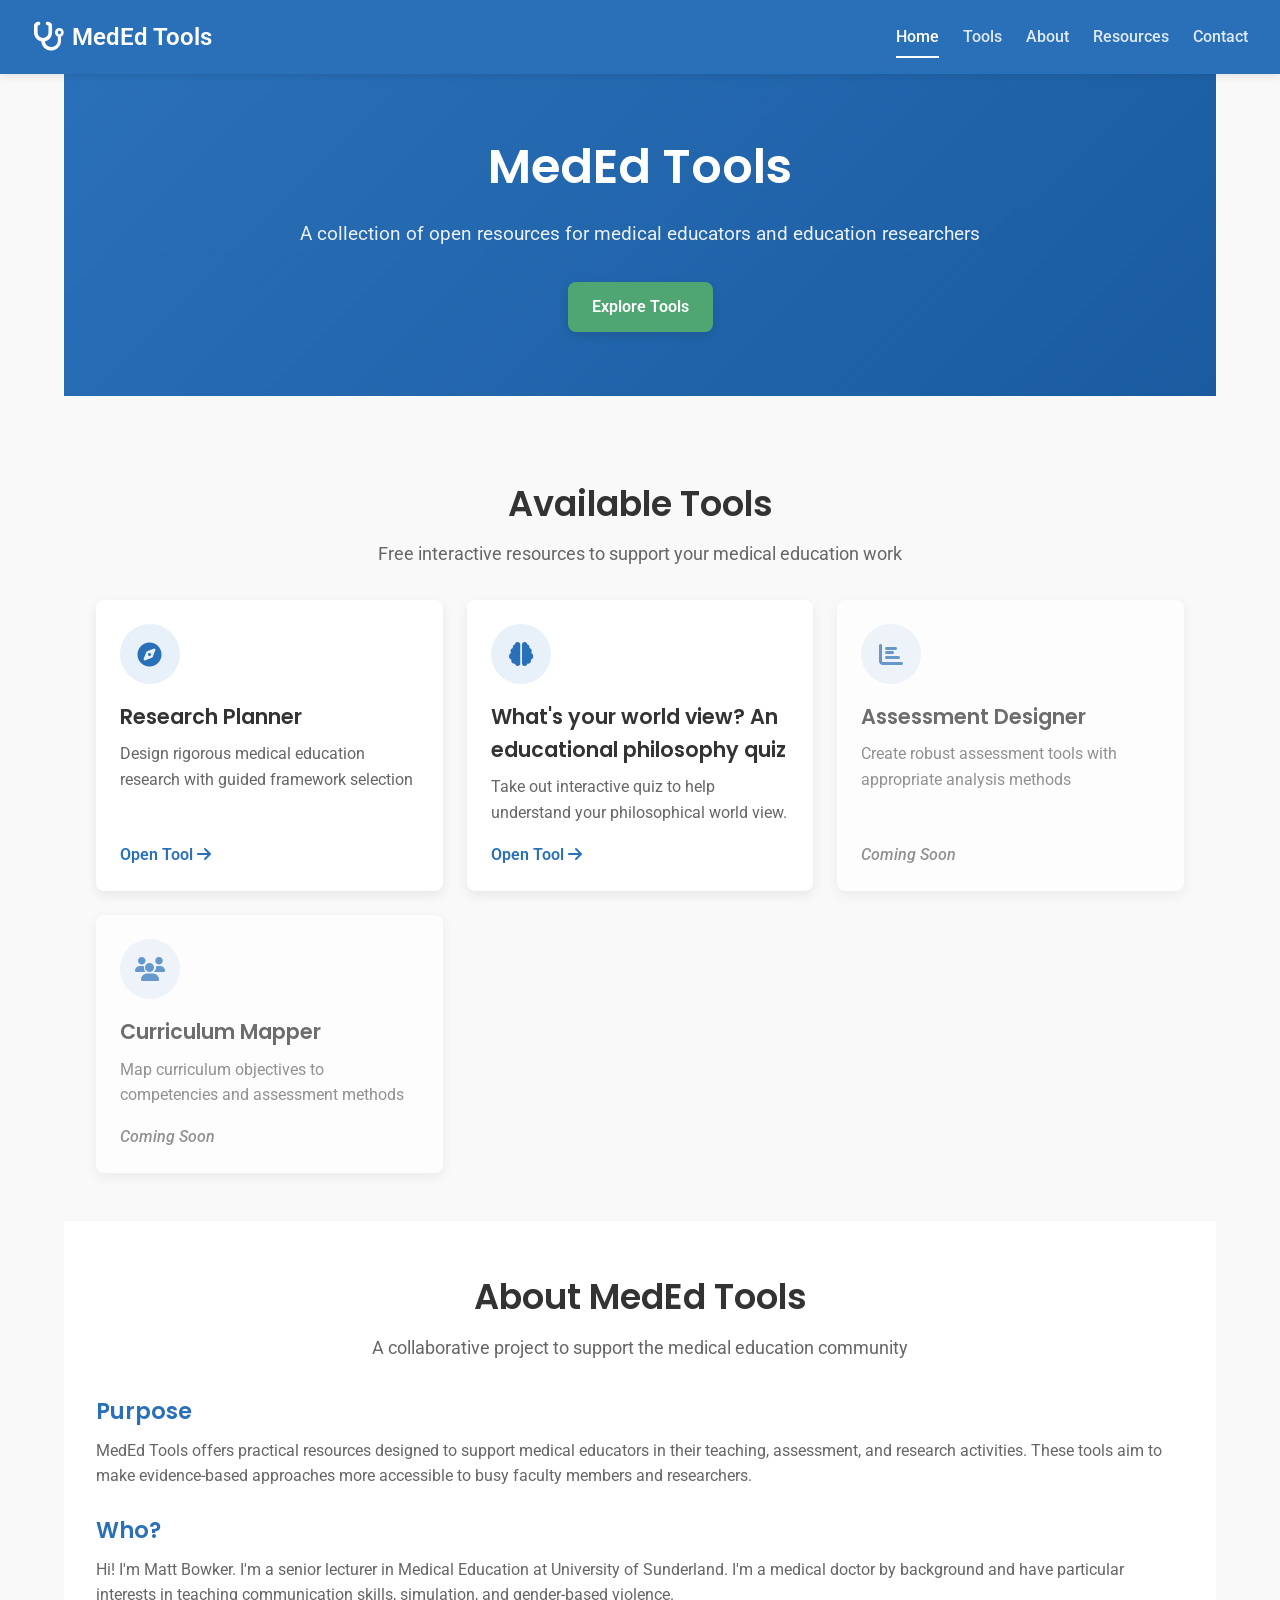
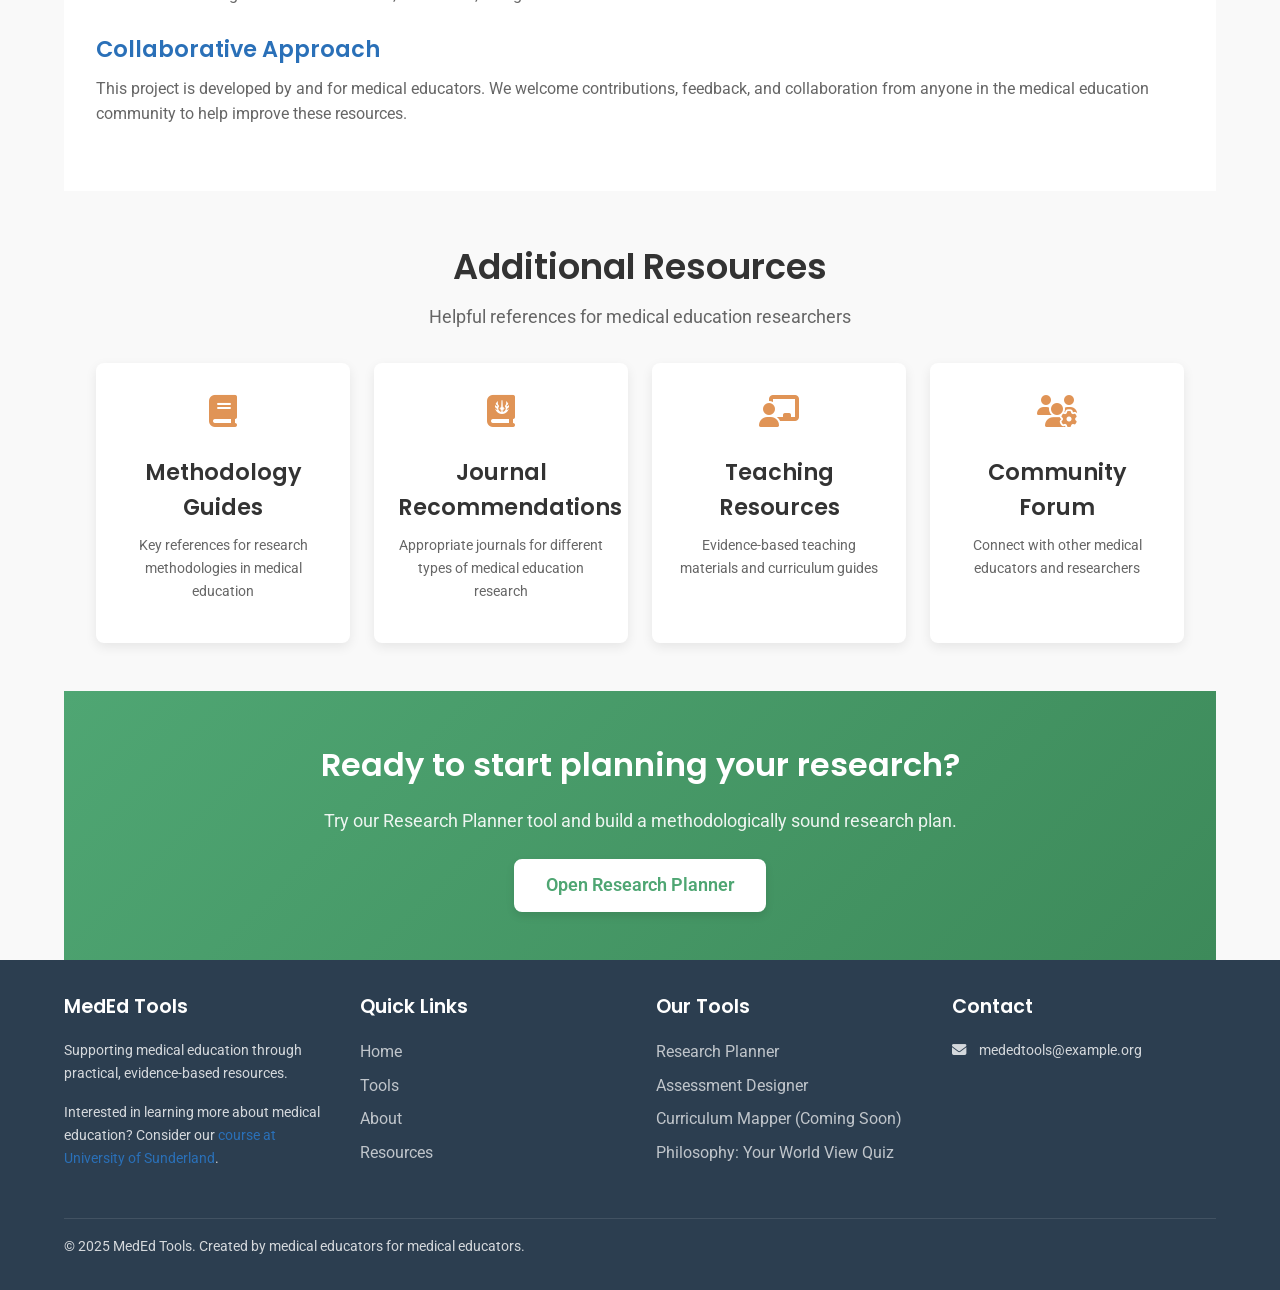
<file: index.html>
<!DOCTYPE html>
<html lang="en">
<head>
    <meta charset="UTF-8">
    <meta name="viewport" content="width=device-width, initial-scale=1.0">
    <title>MedEd Tools - Resources for Medical Education</title>
    <link rel="stylesheet" href="styles.css">
    <link rel="stylesheet" href="site-styles.css">
    <link rel="stylesheet" href="https://cdnjs.cloudflare.com/ajax/libs/font-awesome/6.5.1/css/all.min.css">
</head>
<body>
    <div class="site-container">
        <!-- Navigation Bar -->
        <nav class="site-navbar">
            <div class="nav-logo">
                <a href="index.html">
                    <i class="fas fa-stethoscope"></i>
                    <span>MedEd Tools</span>
                </a>
            </div>
            <div class="nav-links">
                <a href="index.html" class="active">Home</a>
                <a href="#tools">Tools</a>
                <a href="#about">About</a>
                <a href="#resources">Resources</a>
                <a href="#contact">Contact</a>
            </div>
            <div class="nav-toggle">
                <i class="fas fa-bars"></i>
            </div>
        </nav>

        <div class="content-container">
            <!-- Hero Section -->
            <header class="hero-section">
                <div class="hero-content">
                    <h1>MedEd Tools</h1>
                    <p>A collection of open resources for medical educators and education researchers</p>
                    <a href="#tools" class="cta-button">Explore Tools</a>
                </div>
            </header>

            <!-- Tools Section -->
            <section id="tools" class="tools-section">
                <div class="section-heading">
                    <h2>Available Tools</h2>
                    <p>Free interactive resources to support your medical education work</p>
                </div>
                <div class="tools-grid">
                    <a href="research.html" class="tool-card">
                        <div class="tool-icon">
                            <i class="fas fa-compass"></i>
                        </div>
                        <h3>Research Planner</h3>
                        <p>Design rigorous medical education research with guided framework selection</p>
                        <span class="tool-link">Open Tool <i class="fas fa-arrow-right"></i></span>
                    </a>
                    <a href="ontology.html" class="tool-card">
                        <div class="tool-icon">
                            <i class="fas fa-brain"></i>
                        </div>
                        <h3>What's your world view? An educational philosophy quiz</h3>
                        <p>Take out interactive quiz to help understand your philosophical world view.</p>
                        <span class="tool-link">Open Tool <i class="fas fa-arrow-right"></i></span>
                    </a>
                    <div class="tool-card coming-soon">
                        <div class="tool-icon">
                            <i class="fas fa-chart-bar"></i>
                        </div>
                        <h3>Assessment Designer</h3>
                        <p>Create robust assessment tools with appropriate analysis methods</p>
                        <span class="tool-status">Coming Soon</span>
                    </div>
                    <div class="tool-card coming-soon">
                        <div class="tool-icon">
                            <i class="fas fa-users"></i>
                        </div>
                        <h3>Curriculum Mapper</h3>
                        <p>Map curriculum objectives to competencies and assessment methods</p>
                        <span class="tool-status">Coming Soon</span>
                    </div>
                </div>
            </section>

            <!-- About Section -->
            <section id="about" class="about-section">
                <div class="section-heading">
                    <h2>About MedEd Tools</h2>
                    <p>A collaborative project to support the medical education community</p>
                </div>
                <div class="about-content">
                    <div class="about-text">
                        <h3>Purpose</h3>
                        <p>MedEd Tools offers practical resources designed to support medical educators in their teaching, assessment, and research activities. These tools aim to make evidence-based approaches more accessible to busy faculty members and researchers.</p>
                        
                        <h3>Who?</h3>
                        <p>Hi! I'm Matt Bowker. I'm a senior lecturer in Medical Education at University of Sunderland. I'm a medical doctor by background and have particular interests in teaching communication skills, simulation, and gender-based violence.</p>
                        
                        <h3>Collaborative Approach</h3>
                        <p>This project is developed by and for medical educators. We welcome contributions, feedback, and collaboration from anyone in the medical education community to help improve these resources.</p>
                    </div>
                </div>
            </section>

            <!-- Resources Section -->
            <section id="resources" class="resources-section">
                <div class="section-heading">
                    <h2>Additional Resources</h2>
                    <p>Helpful references for medical education researchers</p>
                </div>
                <div class="resources-grid">
                    <a href="#" class="resource-card">
                        <div class="resource-icon">
                            <i class="fas fa-book"></i>
                        </div>
                        <h3>Methodology Guides</h3>
                        <p>Key references for research methodologies in medical education</p>
                    </a>
                    <a href="#" class="resource-card">
                        <div class="resource-icon">
                            <i class="fas fa-journal-whills"></i>
                        </div>
                        <h3>Journal Recommendations</h3>
                        <p>Appropriate journals for different types of medical education research</p>
                    </a>
                    <a href="#" class="resource-card">
                        <div class="resource-icon">
                            <i class="fas fa-chalkboard-teacher"></i>
                        </div>
                        <h3>Teaching Resources</h3>
                        <p>Evidence-based teaching materials and curriculum guides</p>
                    </a>
                    <a href="#" class="resource-card">
                        <div class="resource-icon">
                            <i class="fas fa-users-cog"></i>
                        </div>
                        <h3>Community Forum</h3>
                        <p>Connect with other medical educators and researchers</p>
                    </a>
                </div>
            </section>

            <!-- Call to Action -->
            <section class="cta-section">
                <div class="cta-content">
                    <h2>Ready to start planning your research?</h2>
                    <p>Try our Research Planner tool and build a methodologically sound research plan.</p>
                    <a href="research.html" class="cta-button">Open Research Planner</a>
                </div>
            </section>
        </div>

        <!-- Footer -->
        <footer class="site-footer">
            <div class="content-container">
                <div class="footer-content">
                    <div class="footer-section">
                        <h3>MedEd Tools</h3>
                        <p>Supporting medical education through practical, evidence-based resources.</p>
                        <p>Interested in learning more about medical education? Consider our <a href="https://www.sunderland.ac.uk/study/medicine/pgcert-medical-education/" target="_blank" rel="noopener noreferrer">course at University of Sunderland</a>.</p>

                    </div>
                    <div class="footer-section">
                        <h3>Quick Links</h3>
                        <ul class="footer-links">
                            <li><a href="index.html">Home</a></li>
                            <li><a href="index.html#tools">Tools</a></li>
                            <li><a href="index.html#about">About</a></li>
                            <li><a href="index.html#resources">Resources</a></li>
                        </ul>
                    </div>
                    <div class="footer-section">
                        <h3>Our Tools</h3>
                        <ul class="footer-links">
                            <li><a href="research.html">Research Planner</a></li>
                            <li><a href="assessment-designer.html">Assessment Designer</a></li>
                            <li><a href="#">Curriculum Mapper (Coming Soon)</a></li>
                            <li><a href="ontology.html">Philosophy: Your World View Quiz</a></li>
                        </ul>
                    </div>
                    <div class="footer-section" id="contact">
                        <h3>Contact</h3>
                        <p><i class="fas fa-envelope"></i> mededtools@example.org</p>
                    </div>
                </div>
                <div class="footer-bottom">
                    <p>&copy; 2025 MedEd Tools. Created by medical educators for medical educators.</p>
                </div>
            </div>
        </footer>
    </div>

    <script src="site-script.js"></script>
</body>
</html>
</file>
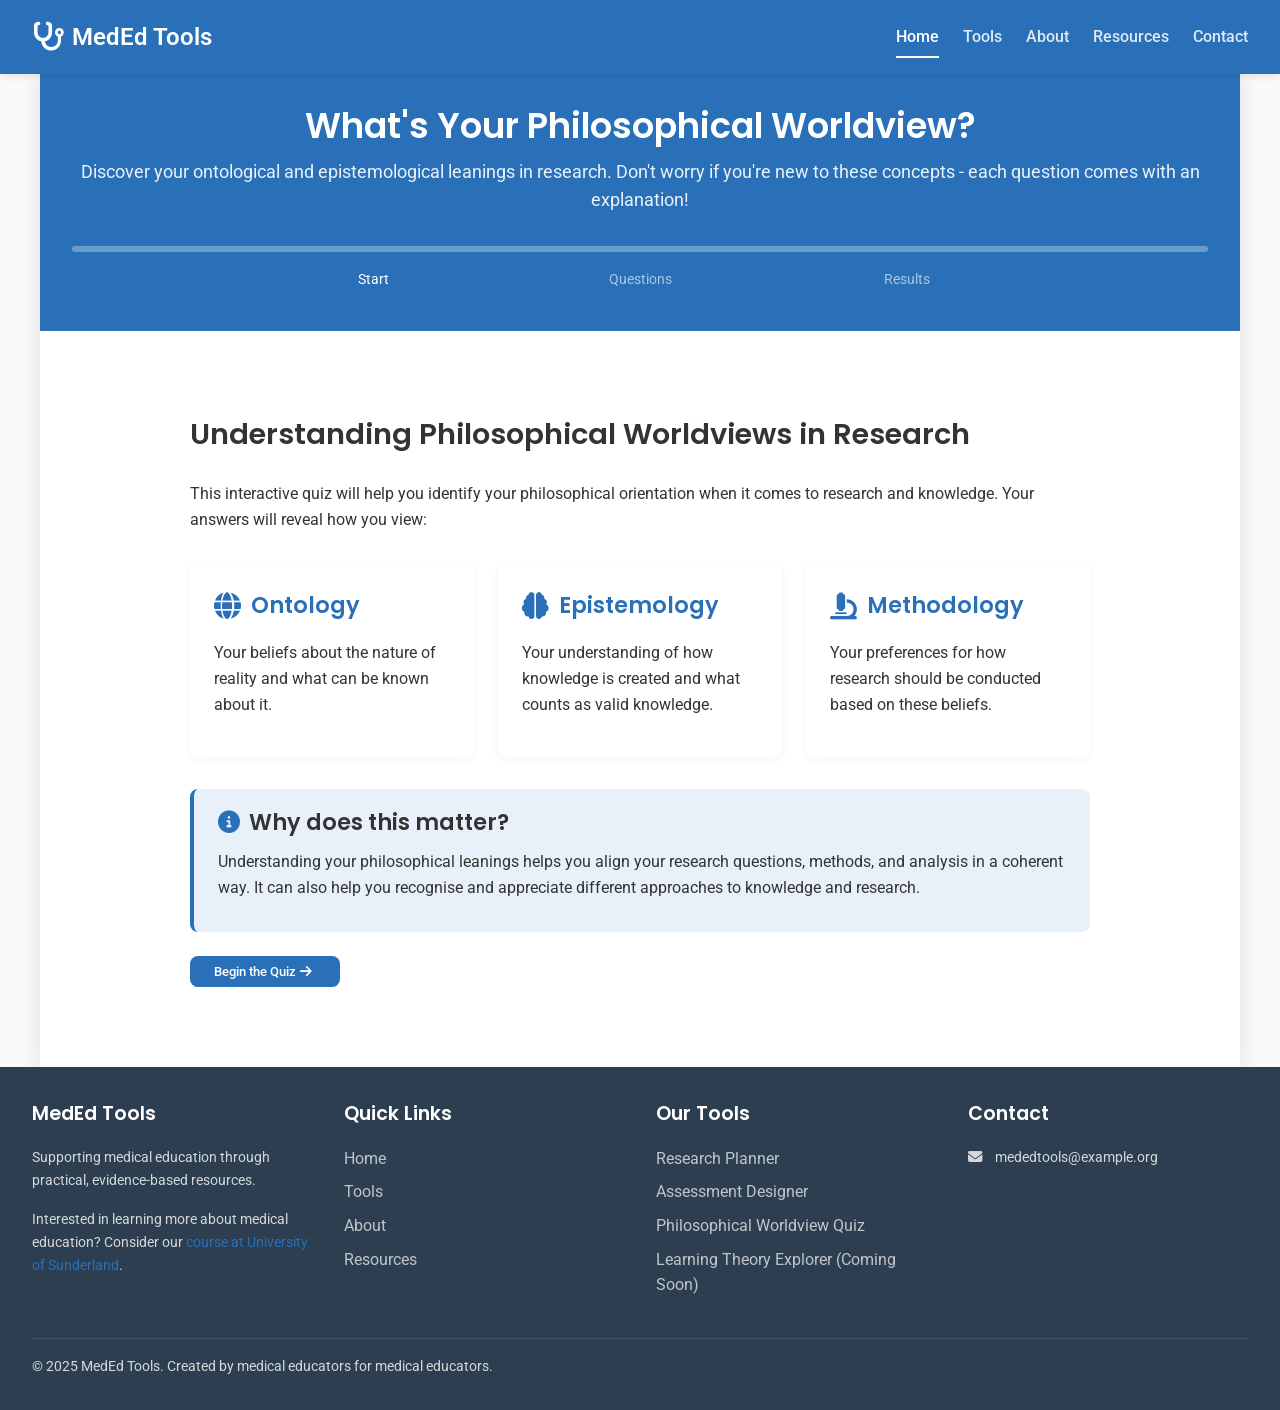
<file: ontology.html>
<!DOCTYPE html>
<html lang="en">
<head>
    <meta charset="UTF-8">
    <meta name="viewport" content="width=device-width, initial-scale=1.0">
    <title>Philosophical Worldview Quiz - MedEd Tools</title>
    <link rel="stylesheet" href="styles.css">
    <link rel="stylesheet" href="site-styles.css">
    <link rel="stylesheet" href="ontology-styles.css">
    <link rel="stylesheet" href="https://cdnjs.cloudflare.com/ajax/libs/font-awesome/6.5.1/css/all.min.css">
</head>
<body>
    <div class="site-container">
        <!-- Standard Navigation Bar -->
        <nav class="site-navbar">
            <div class="nav-logo">
                <a href="index.html">
                    <i class="fas fa-stethoscope"></i>
                    <span>MedEd Tools</span>
                </a>
            </div>
            <div class="nav-links">
                <a href="index.html">Home</a>
                <a href="index.html#tools">Tools</a>
                <a href="index.html#about">About</a>
                <a href="index.html#resources">Resources</a>
                <a href="index.html#contact">Contact</a>
            </div>
            <div class="nav-toggle">
                <i class="fas fa-bars"></i>
            </div>
        </nav>

        <!-- Tool-specific container -->
        <div class="app-container">
            <!-- Tool header with progress bar -->
            <header class="app-header">
                <h1>What's Your Philosophical Worldview?</h1>
                <p>Discover your ontological and epistemological leanings in research. Don't worry if you're new to these concepts - each question comes with an explanation!</p>
                
                <div id="progress-container">
                    <div id="progress-bar">
                        <div id="progress-fill"></div>
                    </div>
                    <div class="progress-steps">
                        <div class="progress-step active" id="progress-intro">Start</div>
                        <div class="progress-step" id="progress-question">Questions</div>
                        <div class="progress-step" id="progress-results">Results</div>
                    </div>
                </div>
            </header>

            <!-- Main tool content -->
            <main class="app-content">
                <!-- Introduction Section -->
                <section id="intro-screen" class="content-section active">
                    <div class="section-content">
                        <h2>Understanding Philosophical Worldviews in Research</h2>
                        <p>This interactive quiz will help you identify your philosophical orientation when it comes to research and knowledge. Your answers will reveal how you view:</p>
                        
                        <div class="info-cards">
                            <div class="info-card">
                                <h3><i class="fas fa-globe"></i> Ontology</h3>
                                <p>Your beliefs about the nature of reality and what can be known about it.</p>
                            </div>
                            <div class="info-card">
                                <h3><i class="fas fa-brain"></i> Epistemology</h3>
                                <p>Your understanding of how knowledge is created and what counts as valid knowledge.</p>
                            </div>
                            <div class="info-card">
                                <h3><i class="fas fa-microscope"></i> Methodology</h3>
                                <p>Your preferences for how research should be conducted based on these beliefs.</p>
                            </div>
                        </div>

                        <div class="info-box">
                            <h3><i class="fas fa-info-circle"></i> Why does this matter?</h3>
                            <p>Understanding your philosophical leanings helps you align your research questions, methods, and analysis in a coherent way. It can also help you recognise and appreciate different approaches to knowledge and research.</p>
                        </div>
                        
                        <div class="action-buttons">
                            <button id="start-button" class="primary-button">Begin the Quiz <i class="fas fa-arrow-right"></i></button>
                        </div>
                    </div>
                </section>

                <!-- Question Screen -->
                <section id="question-screen" class="content-section">
                    <div class="section-content">
                        <h2 id="question-title">Question</h2>
                        <p id="question-text"></p>
                        
                        <div class="options-container">
                            <!-- Options will be inserted here by JavaScript -->
                        </div>
                        
                        <div class="explanation-box">
                            <h3><i class="fas fa-lightbulb"></i> What does this question explore?</h3>
                            <p id="question-explanation"></p>
                        </div>
                        
                        <div class="action-buttons">
                            <button id="prev-button" class="secondary-button"><i class="fas fa-arrow-left"></i> Previous</button>
                        </div>
                    </div>
                </section>

                <!-- Results Screen -->
                <section id="results-screen" class="content-section">
                    <div class="section-content">
                        <h2>Your Philosophical Worldview</h2>
                        
                        <div class="result-card">
                            <h3 id="result-title"></h3>
                            <p id="result-description"></p>
                        </div>
                        
                        <div class="result-spectrum">
                            <h3>Philosophical Spectrum</h3>
                            <div class="spectrum-container">
                                <div class="spectrum-point" id="point-positivist">
                                    <div class="point-marker"></div>
                                    <span>Positivist</span>
                                </div>
                                <div class="spectrum-point" id="point-postpositivist">
                                    <div class="point-marker"></div>
                                    <span>Post-Positivist</span>
                                </div>
                                <div class="spectrum-point" id="point-interpretivist">
                                    <div class="point-marker"></div>
                                    <span>Interpretivist</span>
                                </div>
                                <div class="spectrum-point" id="point-critical">
                                    <div class="point-marker"></div>
                                    <span>Critical Theory</span>
                                </div>
                            </div>
                            <div class="spectrum-line">
                                <div id="user-position" class="user-position-marker"></div>
                            </div>
                        </div>
                        
                        <div class="info-box">
                            <h3><i class="fas fa-book"></i> Philosophical Traditions</h3>
                            <div class="accordion" id="philosophy-accordion">
                                <div class="accordion-item">
                                    <div class="accordion-header">
                                        <h4>Positivism <i class="fas fa-chevron-down"></i></h4>
                                    </div>
                                    <div class="accordion-content">
                                        <p>Positivism sees reality as objective and observable. It values scientific methods, measurable evidence, and seeks to discover universal laws. Knowledge is considered value-free and based on empirical verification.</p>
                                    </div>
                                </div>
                                <div class="accordion-item">
                                    <div class="accordion-header">
                                        <h4>Post-Positivism <i class="fas fa-chevron-down"></i></h4>
                                    </div>
                                    <div class="accordion-content">
                                        <p>Post-positivism maintains belief in objective reality but acknowledges that our understanding is always imperfect. It emphasises probability rather than certainty and recognises that researcher values influence inquiry, though objectivity remains an ideal.</p>
                                    </div>
                                </div>
                                <div class="accordion-item">
                                    <div class="accordion-header">
                                        <h4>Interpretivism/Constructionism <i class="fas fa-chevron-down"></i></h4>
                                    </div>
                                    <div class="accordion-content">
                                        <p>Interpretivism sees reality as socially constructed through meaning-making and interpretation. It values understanding multiple perspectives, contextual factors, and how people make sense of their experiences.</p>
                                    </div>
                                </div>
                                <div class="accordion-item">
                                    <div class="accordion-header">
                                        <h4>Critical Theory <i class="fas fa-chevron-down"></i></h4>
                                    </div>
                                    <div class="accordion-content">
                                        <p>Critical theory examines how power, privilege, and historical contexts shape knowledge and social structures. It aims not just to understand society but to critique and transform it, with research often oriented toward emancipation and social justice.</p>
                                    </div>
                                </div>
                            </div>
                        </div>
                        
                        <div class="action-buttons">
                            <button id="resources-button" class="secondary-button">Explore Resources <i class="fas fa-book"></i></button>
                            <button id="retake-button" class="primary-button">Retake Quiz <i class="fas fa-redo"></i></button>
                        </div>
                    </div>
                </section>

                <!-- Resources Section -->
                <section id="resources-screen" class="content-section">
                    <div class="section-content">
                        <h2>Philosophical Worldviews Resources</h2>
                        
                        <div class="resources-grid">
                            <div class="resource-card">
                                <h3>Research Paradigms</h3>
                                <p>Learn more about the major research paradigms and their applications.</p>
                                <a href="#" class="resource-link">View Resource <i class="fas fa-external-link-alt"></i></a>
                            </div>
                            <div class="resource-card">
                                <h3>Ontology & Epistemology</h3>
                                <p>Explore the relationship between beliefs about reality and knowledge.</p>
                                <a href="#" class="resource-link">View Resource <i class="fas fa-external-link-alt"></i></a>
                            </div>
                            <div class="resource-card">
                                <h3>Research Methodology</h3>
                                <p>Discover how philosophical positions inform research methods.</p>
                                <a href="#" class="resource-link">View Resource <i class="fas fa-external-link-alt"></i></a>
                            </div>
                            <div class="resource-card">
                                <h3>Mixed Methods Approaches</h3>
                                <p>Understand how different worldviews can be integrated in research.</p>
                                <a href="#" class="resource-link">View Resource <i class="fas fa-external-link-alt"></i></a>
                            </div>
                        </div>
                        
                        <div class="action-buttons">
                            <button id="back-to-results-button" class="secondary-button"><i class="fas fa-arrow-left"></i> Back to Results</button>
                        </div>
                    </div>
                </section>
            </main>
        </div>

        <!-- Standard Footer -->
        <footer class="site-footer">
            <div class="footer-content">
                <div class="footer-section">
                    <h3>MedEd Tools</h3>
                    <p>Supporting medical education through practical, evidence-based resources.</p>
                    <p>Interested in learning more about medical education? Consider our <a href="https://www.sunderland.ac.uk/study/medicine/pgcert-medical-education/" target="_blank" rel="noopener noreferrer">course at University of Sunderland</a>.</p>

                </div>
                <div class="footer-section">
                    <h3>Quick Links</h3>
                    <ul class="footer-links">
                        <li><a href="index.html">Home</a></li>
                        <li><a href="index.html#tools">Tools</a></li>
                        <li><a href="index.html#about">About</a></li>
                        <li><a href="index.html#resources">Resources</a></li>
                    </ul>
                </div>
                <div class="footer-section">
                    <h3>Our Tools</h3>
                    <ul class="footer-links">
                        <li><a href="research.html">Research Planner</a></li>
                        <li><a href="assessment-designer.html">Assessment Designer</a></li>
                        <li><a href="ontology.html">Philosophical Worldview Quiz</a></li>
                        <li><a href="#">Learning Theory Explorer (Coming Soon)</a></li>
                    </ul>
                </div>
                <div class="footer-section" id="contact">
                    <h3>Contact</h3>
                    <p><i class="fas fa-envelope"></i> mededtools@example.org</p>
                </div>
            </div>
            <div class="footer-bottom">
                <p>&copy; 2025 MedEd Tools. Created by medical educators for medical educators.</p>
            </div>
        </footer>
    </div>

    <!-- Script imports -->
    <script src="site-script.js"></script>
    <script src="ontology-script.js"></script>
</body>
</html>
</file>
<file: styles.css>
/* Base Styles */
@import url('https://fonts.googleapis.com/css2?family=Poppins:wght@300;400;500;600;700&family=Roboto:wght@300;400;500;700&display=swap');

:root {
    --primary-color: #2a70b8;
    --primary-light: #e8f1fa;
    --secondary-color: #4FA673;
    --tertiary-color: #E09456;
    --warning-color: #e74c3c;
    --text-dark: #333;
    --text-medium: #666;
    --text-light: #999;
    --background-light: #f9f9f9;
    --background-white: #ffffff;
    --border-color: #ddd;
    --shadow-color: rgba(0, 0, 0, 0.1);
    --transition-speed: 0.3s;
    --border-radius: 8px;
    --spacing-xs: 0.25rem;
    --spacing-sm: 0.5rem;
    --spacing-md: 1rem;
    --spacing-lg: 1.5rem;
    --spacing-xl: 2rem;
    --spacing-xxl: 3rem;
    --card-shadow: 0 4px 12px rgba(0, 0, 0, 0.08);
    --card-hover-shadow: 0 8px 18px rgba(0, 0, 0, 0.12);
}

* {
    margin: 0;
    padding: 0;
    box-sizing: border-box;
}

body {
    font-family: 'Roboto', sans-serif;
    color: var(--text-dark);
    background-color: var(--background-light);
    line-height: 1.6;
}

h1, h2, h3, h4, h5, h6 {
    font-family: 'Poppins', sans-serif;
    margin-bottom: var(--spacing-md);
    color: var(--text-dark);
    font-weight: 600;
}

h1 {
    font-size: 2.2rem;
}

h2 {
    font-size: 1.8rem;
    margin-bottom: var(--spacing-lg);
}

h3 {
    font-size: 1.4rem;
    margin-bottom: var(--spacing-md);
}

h4 {
    font-size: 1.2rem;
    margin-bottom: var(--spacing-sm);
}

h5 {
    font-size: 1rem;
    margin-bottom: var(--spacing-xs);
}

p {
    margin-bottom: var(--spacing-md);
}

a {
    color: var(--primary-color);
    text-decoration: none;
    transition: color var(--transition-speed);
}

a:hover {
    color: #1a5ba0;
}

button {
    cursor: pointer;
    border: none;
    font-family: 'Roboto', sans-serif;
    font-weight: 500;
    border-radius: var(--border-radius);
    transition: all var(--transition-speed);
}

textarea {
    width: 100%;
    min-height: 80px;
    border-radius: var(--border-radius);
    border: 1px solid var(--border-color);
    padding: var(--spacing-sm);
    font-family: 'Roboto', sans-serif;
    color: var(--text-dark);
    resize: vertical;
}

textarea:focus {
    outline: none;
    border-color: var(--primary-color);
    box-shadow: 0 0 0 2px rgba(42, 112, 184, 0.2);
}

select {
    padding: var(--spacing-xs) var(--spacing-sm);
    border-radius: var(--border-radius);
    border: 1px solid var(--border-color);
    font-family: 'Roboto', sans-serif;
    color: var(--text-dark);
    background-color: var(--background-white);
}

select:focus {
    outline: none;
    border-color: var(--primary-color);
}

/* Layout */
.app-container {
    max-width: 1200px;
    margin: 0 auto;
    background-color: var(--background-white);
    box-shadow: 0 0 20px var(--shadow-color);
    min-height: 100vh;
    display: flex;
    flex-direction: column;
}

.app-header {
    padding: var(--spacing-lg) var(--spacing-xl);
    background-color: var(--primary-color);
    color: white;
    text-align: center;
}

.app-header h1 {
    color: white;
    margin-bottom: var(--spacing-xs);
}

.app-header p {
    color: rgba(255, 255, 255, 0.9);
    font-size: 1.1rem;
    margin-bottom: var(--spacing-lg);
}

.app-content {
    flex: 1;
    padding: var(--spacing-xl);
}

.app-footer {
    padding: var(--spacing-md) var(--spacing-lg);
    background-color: #f1f1f1;
    text-align: center;
    font-size: 0.9rem;
    color: var(--text-medium);
}

/* Progress Bar */
#progress-container {
    margin-top: var(--spacing-lg);
}

#progress-bar {
    height: 6px;
    background-color: rgba(255, 255, 255, 0.3);
    border-radius: 3px;
    margin-bottom: var(--spacing-md);
    overflow: hidden;
}

#progress-fill {
    height: 100%;
    background-color: white;
    width: 0%;
    transition: width 0.5s ease;
}

.progress-steps {
    display: flex;
    justify-content: space-between;
    margin: 0 auto;
    max-width: 800px;
}

.progress-step {
    display: flex;
    flex-direction: column;
    align-items: center;
    flex: 1;
    opacity: 0.6;
    transition: opacity var(--transition-speed);
    cursor: pointer;
}

.progress-step.active {
    opacity: 1;
}

.progress-step.completed .step-icon {
    background-color: white;
    color: var(--primary-color);
}

.step-icon {
    width: 40px;
    height: 40px;
    background-color: rgba(255, 255, 255, 0.2);
    border-radius: 50%;
    display: flex;
    justify-content: center;
    align-items: center;
    margin-bottom: var(--spacing-xs);
    color: white;
    font-size: 1rem;
}

.step-label {
    font-size: 0.8rem;
    color: white;
    text-align: center;
}

/* Content Sections */
.content-section {
    display: none;
}

.content-section.active {
    display: block;
    animation: fadeIn 0.5s;
}

@keyframes fadeIn {
    from { opacity: 0; }
    to { opacity: 1; }
}

.section-content {
    max-width: 900px;
    margin: 0 auto;
}

/* Info Boxes */
.info-box {
    background-color: var(--primary-light);
    border-left: 4px solid var(--primary-color);
    padding: var(--spacing-md) var(--spacing-lg);
    border-radius: var(--border-radius);
    margin-bottom: var(--spacing-lg);
}

.info-box h3 {
    margin-bottom: var(--spacing-sm);
}

.info-box i {
    color: var(--primary-color);
    margin-right: var(--spacing-xs);
}

/* Question Containers */
.question-container {
    margin-bottom: var(--spacing-xl);
    border-bottom: 1px solid var(--border-color);
    padding-bottom: var(--spacing-lg);
}

.question-container h3 {
    margin-bottom: var(--spacing-xs);
}

.question-container > p {
    margin-bottom: var(--spacing-md);
    color: var(--text-medium);
    font-size: 1.1rem;
}

/* Options Cards */
.options-container {
    display: grid;
    grid-template-columns: repeat(auto-fill, minmax(240px, 1fr));
    gap: var(--spacing-md);
    margin-bottom: var(--spacing-md);
}

.options-container.multi-select {
    grid-template-columns: repeat(auto-fill, minmax(280px, 1fr));
}

.option-card {
    background-color: white;
    border: 1px solid var(--border-color);
    border-radius: var(--border-radius);
    padding: var(--spacing-md);
    cursor: pointer;
    transition: all var(--transition-speed);
    box-shadow: var(--card-shadow);
    position: relative;
}

.option-card:hover {
    box-shadow: var(--card-hover-shadow);
    transform: translateY(-2px);
}

.option-card.selected {
    border-color: var(--primary-color);
    background-color: var(--primary-light);
}

.option-icon {
    display: flex;
    justify-content: center;
    align-items: center;
    width: 48px;
    height: 48px;
    background-color: var(--primary-light);
    border-radius: 50%;
    margin-bottom: var(--spacing-sm);
    color: var(--primary-color);
    font-size: 1.2rem;
}

.option-card.selected .option-icon {
    background-color: var(--primary-color);
    color: white;
}

.option-card h4 {
    margin-bottom: var(--spacing-xs);
}

.option-card p {
    color: var(--text-medium);
    font-size: 0.9rem;
    margin-bottom: 0;
}

/* Checkbox and Radio Cards */
.checkbox-card::before {
    content: '';
    position: absolute;
    top: var(--spacing-md);
    right: var(--spacing-md);
    width: 20px;
    height: 20px;
    border: 2px solid var(--border-color);
    border-radius: 4px;
}

.checkbox-card.selected::before {
    background-color: var(--primary-color);
    border-color: var(--primary-color);
}

.checkbox-card.selected::after {
    content: '\f00c';
    font-family: 'Font Awesome 5 Free';
    font-weight: 900;
    position: absolute;
    top: var(--spacing-md);
    right: var(--spacing-md);
    width: 20px;
    height: 20px;
    color: white;
    font-size: 12px;
    display: flex;
    justify-content: center;
    align-items: center;
}

.radio-card::before {
    content: '';
    position: absolute;
    top: var(--spacing-md);
    right: var(--spacing-md);
    width: 20px;
    height: 20px;
    border: 2px solid var(--border-color);
    border-radius: 50%;
}

.radio-card.selected::before {
    border-color: var(--primary-color);
}

.radio-card.selected::after {
    content: '';
    position: absolute;
    top: calc(var(--spacing-md) + 5px);
    right: calc(var(--spacing-md) + 5px);
    width: 10px;
    height: 10px;
    background-color: var(--primary-color);
    border-radius: 50%;
}

/* Dropdown Info */
.info-dropdown {
    margin-top: var(--spacing-sm);
}

.dropdown-toggle {
    color: var(--primary-color);
    font-size: 0.9rem;
    cursor: pointer;
    display: flex;
    align-items: center;
}

.dropdown-toggle i {
    margin-right: var(--spacing-xs);
}

.dropdown-content {
    display: none;
    background-color: white;
    border: 1px solid var(--border-color);
    border-radius: var(--border-radius);
    padding: var(--spacing-sm);
    margin-top: var(--spacing-xs);
    box-shadow: var(--card-shadow);
    font-size: 0.85rem;
}

.dropdown-content ul {
    padding-left: var(--spacing-md);
}

.dropdown-content li {
    margin-bottom: var(--spacing-xs);
}

.dropdown-toggle:hover + .dropdown-content,
.dropdown-content:hover {
    display: block;
}

/* Input in Option Card */
.option-input {
    width: 100%;
    padding: var(--spacing-xs);
    margin-top: var(--spacing-xs);
    border: 1px solid var(--border-color);
    border-radius: var(--border-radius);
}

.option-card.selected .option-input {
    border-color: var(--primary-color);
}

/* Research Question Builder */
.research-question-builder {
    background-color: var(--primary-light);
    border-radius: var(--border-radius);
    padding: var(--spacing-lg);
    margin-bottom: var(--spacing-lg);
}

.example-questions {
    margin-bottom: var(--spacing-md);
}

.example-question {
    background-color: white;
    padding: var(--spacing-sm) var(--spacing-md);
    border-radius: var(--border-radius);
    margin-bottom: var(--spacing-xs);
    border-left: 3px solid var(--primary-color);
    font-style: italic;
    cursor: pointer;
    transition: all var(--transition-speed);
}

.example-question:hover {
    background-color: #f0f7fd;
}

.question-input {
    margin-top: var(--spacing-md);
}

.question-input label {
    display: block;
    margin-bottom: var(--spacing-xs);
    font-weight: 500;
}

.question-input textarea {
    width: 100%;
    min-height: 100px;
}

/* Paradigm Result */
.paradigm-result,
.methodology-result {
    background-color: white;
    border-radius: var(--border-radius);
    padding: var(--spacing-lg);
    box-shadow: var(--card-shadow);
    margin-top: var(--spacing-lg);
}

.result-container {
    display: flex;
    margin-bottom: var(--spacing-md);
}

.paradigm-icon,
.methodology-icon {
    font-size: 2rem;
    color: var(--primary-color);
    margin-right: var(--spacing-md);
    width: 60px;
    height: 60px;
    display: flex;
    justify-content: center;
    align-items: center;
    background-color: var(--primary-light);
    border-radius: 50%;
}

.paradigm-details,
.methodology-details {
    flex: 1;
}

.paradigm-components {
    margin-bottom: var(--spacing-sm);
}

.paradigm-components p {
    margin-bottom: var(--spacing-xs);
    font-size: 0.95rem;
}

.paradigm-description,
.methodology-description {
    color: var(--text-medium);
    font-size: 0.95rem;
    line-height: 1.5;
}

.example-papers {
    margin-top: var(--spacing-md);
    border-top: 1px solid var(--border-color);
    padding-top: var(--spacing-md);
}

.paper-example {
    background-color: var(--background-light);
    padding: var(--spacing-md);
    border-radius: var(--border-radius);
    font-size: 0.9rem;
    font-style: italic;
}

/* Methodology Groups */
.methodology-group {
    display: none;
    margin-bottom: var(--spacing-lg);
}

.methodology-group.active {
    display: block;
}

/* Methods Selection */
.methods-group {
    margin-bottom: var(--spacing-lg);
}

.methods-summary {
    background-color: white;
    border-radius: var(--border-radius);
    padding: var(--spacing-lg);
    box-shadow: var(--card-shadow);
    margin-top: var(--spacing-lg);
}

.methods-summary-content {
    display: grid;
    grid-template-columns: 1fr;
    gap: var(--spacing-md);
}

@media (min-width: 768px) {
    .methods-summary-content {
        grid-template-columns: repeat(3, 1fr);
    }
}

.summary-item h4 {
    color: var(--primary-color);
    margin-bottom: var(--spacing-xs);
}

/* Checklist Styles */
.sub-section {
    margin-bottom: var(--spacing-lg);
}

.checklist-container {
    display: grid;
    grid-template-columns: 1fr;
    gap: var(--spacing-sm);
}

@media (min-width: 768px) {
    .checklist-container {
        grid-template-columns: repeat(2, 1fr);
    }
}

.checklist-item {
    display: flex;
    align-items: flex-start;
    background-color: white;
    border-radius: var(--border-radius);
    padding: var(--spacing-md);
    box-shadow: 0 2px 8px rgba(0, 0, 0, 0.05);
    cursor: pointer;
    position: relative;
}

.checklist-item input[type="checkbox"] {
    opacity: 0;
    position: absolute;
}

.checkmark {
    height: 22px;
    width: 22px;
    min-width: 22px;
    margin-right: var(--spacing-sm);
    margin-top: 2px;
    background-color: white;
    border: 2px solid var(--border-color);
    border-radius: 4px;
    display: flex;
    justify-content: center;
    align-items: center;
}

.checklist-item:hover .checkmark {
    border-color: var(--primary-color);
}

.checklist-item input:checked ~ .checkmark {
    background-color: var(--primary-color);
    border-color: var(--primary-color);
}

.checklist-item input:checked ~ .checkmark:after {
    content: '\f00c';
    font-family: 'Font Awesome 5 Free';
    font-weight: 900;
    color: white;
    font-size: 12px;
}

.checklist-content {
    flex: 1;
}

.checklist-content h5 {
    margin-bottom: var(--spacing-xs);
}

.checklist-content p {
    color: var(--text-medium);
    font-size: 0.9rem;
    margin-bottom: 0;
}

/* Resource and Timeline Planning */
.resource-planner,
.timeline-planner {
    display: grid;
    grid-template-columns: 1fr;
    gap: var(--spacing-md);
}

@media (min-width: 768px) {
    .resource-planner {
        grid-template-columns: repeat(2, 1fr);
    }
}

.resource-category h5,
.timeline-phase h5 {
    color: var(--primary-color);
    margin-bottom: var(--spacing-xs);
}

.timeline-phase {
    background-color: white;
    border-radius: var(--border-radius);
    padding: var(--spacing-md);
    box-shadow: 0 2px 8px rgba(0, 0, 0, 0.05);
}

.phase-header {
    display: flex;
    justify-content: space-between;
    align-items: center;
    margin-bottom: var(--spacing-sm);
}

.phase-duration {
    display: flex;
    align-items: center;
    font-size: 0.9rem;
}

.phase-duration label {
    margin-right: var(--spacing-xs);
    color: var(--text-medium);
}

.total-duration {
    margin-top: var(--spacing-md);
    text-align: right;
}

/* Final Research Plan */
.research-plan {
    background-color: white;
    border-radius: var(--border-radius);
    padding: var(--spacing-lg);
    box-shadow: var(--card-shadow);
    margin-bottom: var(--spacing-lg);
}

.plan-header {
    display: flex;
    justify-content: space-between;
    align-items: flex-start;
    margin-bottom: var(--spacing-lg);
    padding-bottom: var(--spacing-md);
    border-bottom: 1px solid var(--border-color);
}

.plan-title h3 {
    margin-bottom: var(--spacing-xs);
}

.plan-date {
    color: var(--text-medium);
    font-size: 0.9rem;
}

.plan-actions {
    display: flex;
    gap: var(--spacing-sm);
}

.action-button {
    padding: var(--spacing-xs) var(--spacing-md);
    background-color: var(--primary-light);
    color: var(--primary-color);
    border-radius: var(--border-radius);
    font-size: 0.9rem;
    display: flex;
    align-items: center;
}

.action-button i {
    margin-right: var(--spacing-xs);
}

.action-button:hover {
    background-color: var(--primary-color);
    color: white;
}

.plan-section {
    margin-bottom: var(--spacing-lg);
    padding-bottom: var(--spacing-md);
    border-bottom: 1px solid var(--border-color);
}

.plan-section:last-child {
    border-bottom: none;
    margin-bottom: 0;
}

.plan-details {
    display: grid;
    grid-template-columns: 1fr;
    gap: var(--spacing-md);
}

@media (min-width: 768px) {
    .plan-details {
        grid-template-columns: repeat(2, 1fr);
    }
}

.detail-item h4 {
    color: var(--primary-color);
    margin-bottom: var(--spacing-xs);
    font-size: 1rem;
}

.visual-flowchart {
    background-color: var(--background-light);
    padding: var(--spacing-md);
    border-radius: var(--border-radius);
    min-height: 150px;
    display: flex;
    justify-content: center;
    align-items: center;
}

/* Action Buttons */
.action-buttons {
    display: flex;
    justify-content: space-between;
    margin-top: var(--spacing-lg);
}

.primary-button, 
.secondary-button {
    padding: var(--spacing-sm) var(--spacing-lg);
    border-radius: var(--border-radius);
    font-weight: 500;
    display: flex;
    align-items: center;
}

.primary-button {
    background-color: var(--primary-color);
    color: white;
}

.primary-button:hover {
    background-color: #1a5ba0;
}

.secondary-button {
    background-color: #f1f1f1;
    color: var(--text-dark);
}

.secondary-button:hover {
    background-color: #e3e3e3;
}

.primary-button i, 
.secondary-button i {
    margin-left: var(--spacing-xs);
    margin-right: var(--spacing-xs);
}

.restart-actions {
    display: flex;
    justify-content: center;
    margin-top: var(--spacing-lg);
}

/* Modal */
.modal {
    display: none;
    position: fixed;
    top: 0;
    left: 0;
    width: 100%;
    height: 100%;
    background-color: rgba(0, 0, 0, 0.5);
    z-index: 100;
    justify-content: center;
    align-items: center;
}

.modal.active {
    display: flex;
}

.modal-content {
    background-color: white;
    border-radius: var(--border-radius);
    width: 100%;
    max-width: 600px;
    padding: var(--spacing-lg);
    position: relative;
    max-height: 90vh;
    overflow-y: auto;
}

.close-modal {
    position: absolute;
    top: var(--spacing-md);
    right: var(--spacing-md);
    font-size: 1.5rem;
    cursor: pointer;
    color: var(--text-medium);
}

.close-modal:hover {
    color: var(--warning-color);
}

/* Responsive Adjustments */
@media (max-width: 768px) {
    .app-header {
        padding: var(--spacing-md);
    }

    .app-content {
        padding: var(--spacing-md);
    }

    .progress-steps {
        display: none;
    }

    .options-container {
        grid-template-columns: 1fr;
    }

    .plan-header {
        flex-direction: column;
    }

    .plan-actions {
        margin-top: var(--spacing-sm);
    }
}
</file>
<file: site-styles.css>
/* MedEd Tools Site-wide Styles */
@import url('https://fonts.googleapis.com/css2?family=Poppins:wght@300;400;500;600;700&family=Roboto:wght@300;400;500;700&display=swap');

:root {
    --primary-color: #2a70b8;
    --primary-light: #e8f1fa;
    --secondary-color: #4FA673;
    --tertiary-color: #E09456;
    --accent-color: #7E57C2;
    --warning-color: #e74c3c;
    --text-dark: #333;
    --text-medium: #666;
    --text-light: #999;
    --background-light: #f9f9f9;
    --background-white: #ffffff;
    --border-color: #ddd;
    --shadow-color: rgba(0, 0, 0, 0.1);
    --transition-speed: 0.3s;
    --border-radius: 8px;
    --spacing-xs: 0.25rem;
    --spacing-sm: 0.5rem;
    --spacing-md: 1rem;
    --spacing-lg: 1.5rem;
    --spacing-xl: 2rem;
    --spacing-xxl: 3rem;
    --card-shadow: 0 4px 12px rgba(0, 0, 0, 0.08);
    --card-hover-shadow: 0 8px 18px rgba(0, 0, 0, 0.12);
}

/* General Site Container */
.site-container {
    max-width: 100%;
    margin: 0;
    padding: 0;
    overflow-x: hidden;
}

/* Navigation Bar */
.site-navbar {
    background-color: var(--primary-color);
    color: white;
    display: flex;
    justify-content: space-between;
    align-items: center;
    padding: 1rem 2rem;
    position: sticky;
    top: 0;
    z-index: 1000;
    box-shadow: 0 2px 8px rgba(0,0,0,0.1);
}

.nav-logo a {
    display: flex;
    align-items: center;
    color: white;
    text-decoration: none;
    font-size: 1.5rem;
    font-weight: 600;
}

.nav-logo i {
    margin-right: 0.5rem;
    font-size: 1.8rem;
}

.nav-links {
    display: flex;
    gap: 1.5rem;
}

.nav-links a {
    color: rgba(255,255,255,0.85);
    text-decoration: none;
    font-weight: 500;
    transition: color 0.3s;
    padding: 0.5rem 0;
    position: relative;
}

.nav-links a:hover, 
.nav-links a.active {
    color: white;
}

.nav-links a::after {
    content: '';
    position: absolute;
    bottom: 0;
    left: 0;
    width: 0;
    height: 2px;
    background-color: white;
    transition: width 0.3s;
}

.nav-links a:hover::after,
.nav-links a.active::after {
    width: 100%;
}

.nav-toggle {
    display: none;
    font-size: 1.5rem;
    cursor: pointer;
}

/* Content Container for limited width */
.content-container {
    max-width: 1200px;
    margin: 0 auto;
    padding: 0 var(--spacing-lg);
}

/* Hero Section */
.hero-section {
    display: flex;
    flex-direction: column;
    align-items: center;
    text-align: center;
    background: linear-gradient(135deg, #2a70b8 0%, #1a5ba0 100%);
    color: white;
    padding: var(--spacing-xl) var(--spacing-lg);
    margin-bottom: var(--spacing-xl);
}

.hero-content {
    max-width: 800px;
    padding: var(--spacing-xl) 0;
}

.hero-content h1 {
    font-size: 3rem;
    margin-bottom: var(--spacing-lg);
    line-height: 1.2;
    color: white;
}

.hero-content p {
    font-size: 1.2rem;
    margin-bottom: var(--spacing-xl);
    opacity: 0.9;
}

/* Remove hero image */
.hero-image {
    display: none;
}

/* CTA Button */
.cta-button {
    display: inline-block;
    background-color: var(--secondary-color);
    color: white;
    padding: 0.75rem 1.5rem;
    border-radius: var(--border-radius);
    text-decoration: none;
    font-weight: 600;
    transition: all 0.3s;
    box-shadow: 0 4px 8px rgba(0,0,0,0.1);
}

.cta-button:hover {
    background-color: #458f65;
    transform: translateY(-2px);
    box-shadow: 0 6px 12px rgba(0,0,0,0.15);
}

/* Section Styling */
section {
    padding: var(--spacing-xxl) var(--spacing-xl);
}

.section-heading {
    text-align: center;
    margin-bottom: var(--spacing-xl);
}

.section-heading h2 {
    font-size: 2.2rem;
    color: var(--text-dark);
    margin-bottom: var(--spacing-sm);
}

.section-heading p {
    font-size: 1.1rem;
    color: var(--text-medium);
    max-width: 600px;
    margin: 0 auto;
}

/* Tools Section */
.tools-section {
    background-color: var(--background-light);
}

.tools-grid {
    display: grid;
    grid-template-columns: repeat(auto-fill, minmax(280px, 1fr));
    gap: var(--spacing-lg);
    margin-top: var(--spacing-xl);
}

.tool-card {
    background-color: white;
    border-radius: var(--border-radius);
    padding: var(--spacing-lg);
    text-decoration: none;
    color: var(--text-dark);
    box-shadow: var(--card-shadow);
    transition: all 0.3s;
    display: flex;
    flex-direction: column;
    height: 100%;
}

.tool-card:hover {
    transform: translateY(-5px);
    box-shadow: var(--card-hover-shadow);
}

.tool-icon {
    display: flex;
    justify-content: center;
    align-items: center;
    width: 60px;
    height: 60px;
    background-color: var(--primary-light);
    color: var(--primary-color);
    border-radius: 50%;
    margin-bottom: var(--spacing-md);
    font-size: 1.5rem;
}

.tool-card h3 {
    font-size: 1.3rem;
    margin-bottom: var(--spacing-sm);
}

.tool-card p {
    color: var(--text-medium);
    margin-bottom: var(--spacing-md);
    flex-grow: 1;
}

.tool-link {
    color: var(--primary-color);
    font-weight: 600;
    display: flex;
    align-items: center;
}

.tool-link i {
    margin-left: var(--spacing-xs);
    transition: transform 0.3s;
}

.tool-card:hover .tool-link i {
    transform: translateX(5px);
}

.tool-card.coming-soon {
    opacity: 0.7;
    pointer-events: none;
}

.tool-status {
    color: var(--text-medium);
    font-weight: 500;
    font-style: italic;
}

/* About Section */
.about-section {
    background-color: white;
}

.about-content {
    display: flex;
    gap: var(--spacing-xl);
    margin-top: var(--spacing-lg);
}

.about-text {
    flex: 2;
}

.about-text h3 {
    color: var(--primary-color);
    margin-top: var(--spacing-lg);
    margin-bottom: var(--spacing-sm);
}

.about-text h3:first-child {
    margin-top: 0;
}

.about-text p {
    color: var(--text-medium);
    margin-bottom: var(--spacing-md);
    line-height: 1.6;
}

.about-stats {
    flex: 1;
    display: grid;
    grid-template-columns: repeat(2, 1fr);
    gap: var(--spacing-md);
    align-content: start;
}

.stat-item {
    background-color: var(--primary-light);
    padding: var(--spacing-lg);
    border-radius: var(--border-radius);
    text-align: center;
    display: flex;
    flex-direction: column;
    justify-content: center;
}

.stat-number {
    font-size: 2rem;
    font-weight: 700;
    color: var(--primary-color);
    margin-bottom: var(--spacing-xs);
}

.stat-label {
    font-size: 0.9rem;
    color: var(--text-medium);
}

/* Testimonials Section */
.testimonials-section {
    background-color: var(--primary-light);
}

.testimonials-slider {
    max-width: 800px;
    margin: 0 auto;
    position: relative;
}

.testimonial-card {
    background-color: white;
    border-radius: var(--border-radius);
    padding: var(--spacing-xl);
    box-shadow: var(--card-shadow);
    margin: 0 var(--spacing-md);
}

.testimonial-content {
    font-style: italic;
    color: var(--text-medium);
    font-size: 1.1rem;
    line-height: 1.6;
    margin-bottom: var(--spacing-lg);
    position: relative;
}

.testimonial-content::before {
    content: '"';
    font-size: 4rem;
    color: var(--primary-light);
    position: absolute;
    top: -20px;
    left: -15px;
    font-family: serif;
    z-index: -1;
}

.testimonial-author {
    display: flex;
    align-items: center;
}

.author-image {
    width: 60px;
    height: 60px;
    border-radius: 50%;
    margin-right: var(--spacing-md);
    object-fit: cover;
}

.author-info h4 {
    margin-bottom: var(--spacing-xs);
    color: var(--text-dark);
}

.author-info p {
    color: var(--text-medium);
    font-size: 0.9rem;
}

.testimonial-controls {
    display: flex;
    justify-content: center;
    gap: var(--spacing-md);
    margin-top: var(--spacing-lg);
}

.testimonial-button {
    width: 40px;
    height: 40px;
    border-radius: 50%;
    background-color: white;
    color: var(--primary-color);
    border: none;
    cursor: pointer;
    display: flex;
    justify-content: center;
    align-items: center;
    font-size: 1rem;
    box-shadow: 0 2px 6px rgba(0,0,0,0.1);
    transition: all 0.3s;
}

.testimonial-button:hover {
    background-color: var(--primary-color);
    color: white;
}

/* Resources Section */
.resources-section {
    background-color: var(--background-light);
}

.resources-grid {
    display: grid;
    grid-template-columns: repeat(auto-fill, minmax(250px, 1fr));
    gap: var(--spacing-lg);
    margin-top: var(--spacing-xl);
}

.resource-card {
    background-color: white;
    border-radius: var(--border-radius);
    padding: var(--spacing-lg);
    text-decoration: none;
    color: var(--text-dark);
    box-shadow: var(--card-shadow);
    transition: all 0.3s;
    text-align: center;
}

.resource-card:hover {
    transform: translateY(-5px);
    box-shadow: var(--card-hover-shadow);
}

.resource-icon {
    font-size: 2rem;
    color: var(--tertiary-color);
    margin-bottom: var(--spacing-md);
}

.resource-card h3 {
    margin-bottom: var(--spacing-sm);
}

.resource-card p {
    color: var(--text-medium);
    font-size: 0.9rem;
}

/* Call to Action Section */
.cta-section {
    background: linear-gradient(135deg, var(--secondary-color) 0%, #3d8a5a 100%);
    color: white;
    text-align: center;
    padding: var(--spacing-xxl) var(--spacing-xl);
}

.cta-content {
    max-width: 800px;
    margin: 0 auto;
}

.cta-content h2 {
    font-size: 2rem;
    margin-bottom: var(--spacing-md);
    color: white;
}

.cta-content p {
    font-size: 1.1rem;
    margin-bottom: var(--spacing-lg);
    opacity: 0.9;
}

.cta-section .cta-button {
    background-color: white;
    color: var(--secondary-color);
    font-size: 1.1rem;
    padding: 0.8rem 2rem;
}

.cta-section .cta-button:hover {
    background-color: #f0f0f0;
}

/* Footer */
.site-footer {
    background-color: #2c3e50;
    color: rgba(255,255,255,0.8);
    padding: var(--spacing-xl) var(--spacing-xl) var(--spacing-md);
}

.footer-content {
    display: grid;
    grid-template-columns: repeat(auto-fit, minmax(200px, 1fr));
    gap: var(--spacing-xl);
    margin-bottom: var(--spacing-xl);
}

.footer-section h3 {
    color: white;
    margin-bottom: var(--spacing-md);
    font-size: 1.2rem;
}

.footer-section p {
    line-height: 1.6;
    margin-bottom: var(--spacing-md);
    font-size: 0.9rem;
}

.social-icons {
    display: flex;
    gap: var(--spacing-sm);
}

.social-icons a {
    display: flex;
    justify-content: center;
    align-items: center;
    width: 36px;
    height: 36px;
    border-radius: 50%;
    background-color: rgba(255,255,255,0.1);
    color: white;
    transition: all 0.3s;
}

.social-icons a:hover {
    background-color: var(--primary-color);
    transform: translateY(-2px);
}

.footer-links {
    list-style: none;
    padding: 0;
}

.footer-links li {
    margin-bottom: var(--spacing-sm);
}

.footer-links a {
    color: rgba(255,255,255,0.7);
    text-decoration: none;
    transition: color 0.3s;
}

.footer-links a:hover {
    color: white;
}

.footer-section i {
    margin-right: var(--spacing-sm);
    width: 16px;
}

.footer-bottom {
    display: flex;
    justify-content: space-between;
    align-items: center;
    padding-top: var(--spacing-md);
    border-top: 1px solid rgba(255,255,255,0.1);
    font-size: 0.9rem;
}

.footer-bottom a {
    color: rgba(255,255,255,0.7);
    text-decoration: none;
    transition: color 0.3s;
}

.footer-bottom a:hover {
    color: white;
}

/* Responsive Styles */
@media (max-width: 992px) {
    .hero-section {
        flex-direction: column;
        padding: var(--spacing-xl);
    }
    
    .hero-content {
        padding-right: 0;
        margin-bottom: var(--spacing-xl);
        text-align: center;
    }
    
    .hero-content p {
        margin: 0 auto var(--spacing-xl);
    }
    
    .about-content {
        flex-direction: column;
    }
    
    .about-stats {
        margin-top: var(--spacing-lg);
    }
}

@media (max-width: 768px) {
    .nav-links {
        display: none;
        position: absolute;
        top: 100%;
        left: 0;
        right: 0;
        background-color: var(--primary-color);
        flex-direction: column;
        padding: var(--spacing-md);
        gap: var(--spacing-md);
        box-shadow: 0 4px 8px rgba(0,0,0,0.1);
    }
    
    .nav-links.active {
        display: flex;
    }
    
    .nav-toggle {
        display: block;
    }
    
    .hero-content h1 {
        font-size: 2.2rem;
    }
    
    .testimonial-card {
        padding: var(--spacing-lg);
    }
    
    .footer-bottom {
        flex-direction: column;
        gap: var(--spacing-sm);
        text-align: center;
    }
}

@media (max-width: 576px) {
    .site-navbar {
        padding: 0.8rem 1rem;
    }
    
    .nav-logo a {
        font-size: 1.2rem;
    }
    
    .hero-content h1 {
        font-size: 1.8rem;
    }
    
    .section-heading h2 {
        font-size: 1.8rem;
    }
    
    .stat-item {
        padding: var(--spacing-md);
    }
    
    .tools-grid,
    .resources-grid {
        grid-template-columns: 1fr;
    }
}
</file>
<file: ontology-styles.css>
/* Ontology Quiz Specific Styles */

/* Info Cards on Intro Screen */
.info-cards {
    display: flex;
    flex-wrap: wrap;
    gap: 1.5rem;
    margin: 2rem 0;
}

.info-card {
    flex: 1 1 250px;
    padding: 1.5rem;
    background-color: #fff;
    border-radius: 8px;
    box-shadow: 0 2px 10px rgba(0, 0, 0, 0.05);
    transition: transform 0.3s ease, box-shadow 0.3s ease;
}

.info-card:hover {
    transform: translateY(-5px);
    box-shadow: 0 5px 15px rgba(0, 0, 0, 0.1);
}

.info-card h3 {
    color: #2a70b8;
    margin-top: 0;
    display: flex;
    align-items: center;
}

.info-card h3 i {
    margin-right: 10px;
    font-size: 1.2em;
}

/* Option Cards */
.options-container {
    display: grid;
    grid-template-columns: 1fr;
    gap: 1rem;
    margin: 2rem 0;
}

.option-card {
    background-color: #fff;
    border: 2px solid #e5e5e5;
    border-radius: 8px;
    padding: 1.25rem;
    cursor: pointer;
    transition: all 0.3s ease;
    display: flex;
    align-items: center;
}

.option-card:hover {
    border-color: #2a70b8;
    transform: translateY(-3px);
    box-shadow: 0 4px 12px rgba(42, 112, 184, 0.1);
}

.option-card.selected {
    border-color: #2a70b8;
    background-color: rgba(42, 112, 184, 0.05);
}

.option-card .option-marker {
    width: 24px;
    height: 24px;
    border: 2px solid #c4c4c4;
    border-radius: 50%;
    margin-right: 15px;
    display: flex;
    justify-content: center;
    align-items: center;
    transition: all 0.3s ease;
    flex-shrink: 0;
}

.option-card.selected .option-marker {
    border-color: #2a70b8;
    background-color: #2a70b8;
}

.option-card.selected .option-marker::after {
    content: "";
    width: 10px;
    height: 10px;
    background-color: #fff;
    border-radius: 50%;
}

.option-card .option-text {
    flex-grow: 1;
}

.option-card .option-letter {
    font-weight: bold;
    margin-right: 10px;
}

/* Explanation Box */
.explanation-box {
    background-color: #f9f9f9;
    border-left: 4px solid #4FA673;
    padding: 1.5rem;
    margin: 2rem 0;
    border-radius: 0 8px 8px 0;
}

.explanation-box h3 {
    color: #4FA673;
    margin-top: 0;
    display: flex;
    align-items: center;
}

.explanation-box h3 i {
    margin-right: 10px;
}

/* Results Screen */
.result-card {
    background-color: #fff;
    border-radius: 8px;
    box-shadow: 0 2px 10px rgba(0, 0, 0, 0.05);
    padding: 2rem;
    margin: 2rem 0;
    border-left: 5px solid #2a70b8;
}

.result-card h3 {
    color: #2a70b8;
    margin-top: 0;
}

/* Philosophical Spectrum */
.result-spectrum {
    background-color: #fff;
    border-radius: 8px;
    box-shadow: 0 2px 10px rgba(0, 0, 0, 0.05);
    padding: 2rem;
    margin: 2rem 0;
}

.spectrum-container {
    display: flex;
    justify-content: space-between;
    margin: 2rem 0 1rem;
    position: relative;
}

.spectrum-point {
    display: flex;
    flex-direction: column;
    align-items: center;
    width: 25%;
    text-align: center;
    position: relative;
}

.point-marker {
    width: 16px;
    height: 16px;
    background-color: #e5e5e5;
    border-radius: 50%;
    margin-bottom: 10px;
}

.spectrum-point span {
    font-size: 0.9rem;
    line-height: 1.2;
}

.spectrum-line {
    height: 6px;
    background: linear-gradient(to right, #2a70b8, #4FA673, #E09456, #D64045);
    border-radius: 3px;
    position: relative;
    margin-top: 1rem;
}

.user-position-marker {
    width: 20px;
    height: 20px;
    background-color: #fff;
    border: 3px solid #333;
    border-radius: 50%;
    position: absolute;
    top: 50%;
    transform: translate(-50%, -50%);
    transition: left 0.5s ease;
}

/* Accordion for Philosophical Traditions */
.accordion {
    margin: 1.5rem 0;
}

.accordion-item {
    border: 1px solid #e5e5e5;
    border-radius: 8px;
    margin-bottom: 1rem;
    overflow: hidden;
}

.accordion-header {
    padding: 1rem 1.5rem;
    background-color: #f9f9f9;
    cursor: pointer;
    user-select: none;
}

.accordion-header h4 {
    margin: 0;
    display: flex;
    justify-content: space-between;
    align-items: center;
}

.accordion-header h4 i {
    transition: transform 0.3s ease;
}

.accordion-item.active .accordion-header h4 i {
    transform: rotate(180deg);
}

.accordion-content {
    padding: 0;
    max-height: 0;
    overflow: hidden;
    transition: max-height 0.3s ease, padding 0.3s ease;
}

.accordion-item.active .accordion-content {
    padding: 1rem 1.5rem;
    max-height: 1000px; /* Large enough to contain content */
}

/* Resources Grid */
.resources-grid {
    display: grid;
    grid-template-columns: repeat(auto-fill, minmax(250px, 1fr));
    gap: 1.5rem;
    margin: 2rem 0;
}

.resource-card {
    background-color: #fff;
    border-radius: 8px;
    box-shadow: 0 2px 10px rgba(0, 0, 0, 0.05);
    padding: 1.5rem;
    display: flex;
    flex-direction: column;
}

.resource-card h3 {
    color: #2a70b8;
    margin-top: 0;
}

.resource-link {
    margin-top: auto;
    padding-top: 1rem;
    text-decoration: none;
    color: #4FA673;
    font-weight: 600;
    display: inline-flex;
    align-items: center;
}

.resource-link i {
    margin-left: 8px;
    font-size: 0.9em;
}

.resource-link:hover {
    text-decoration: underline;
}

/* Progress Bar Specific to Quiz */
#progress-container {
    margin: 2rem 0 1rem;
}

#progress-fill {
    transition: width 0.5s ease;
}

.progress-steps {
    display: flex;
    justify-content: space-between;
    margin-top: 0.5rem;
}

.progress-step {
    font-size: 0.9rem;
    color: #ffffff;
    opacity: 0.6;
    position: relative;
    text-align: center;
    flex: 1;
}

.progress-step.active {
    color: #ffffff !important;
}

.progress-step.active::after {
    content: "";
    position: absolute;
    bottom: -0.5rem;
    left: 50%;
    transform: translateX(-50%);
    width: 8px;
    height: 8px;
    background-color: #2a70b8;
    border-radius: 50%;
}

/* Responsive Adjustments */
@media (max-width: 768px) {
    .info-cards {
        flex-direction: column;
    }
    
    .spectrum-point span {
        font-size: 0.75rem;
    }
}
</file>
